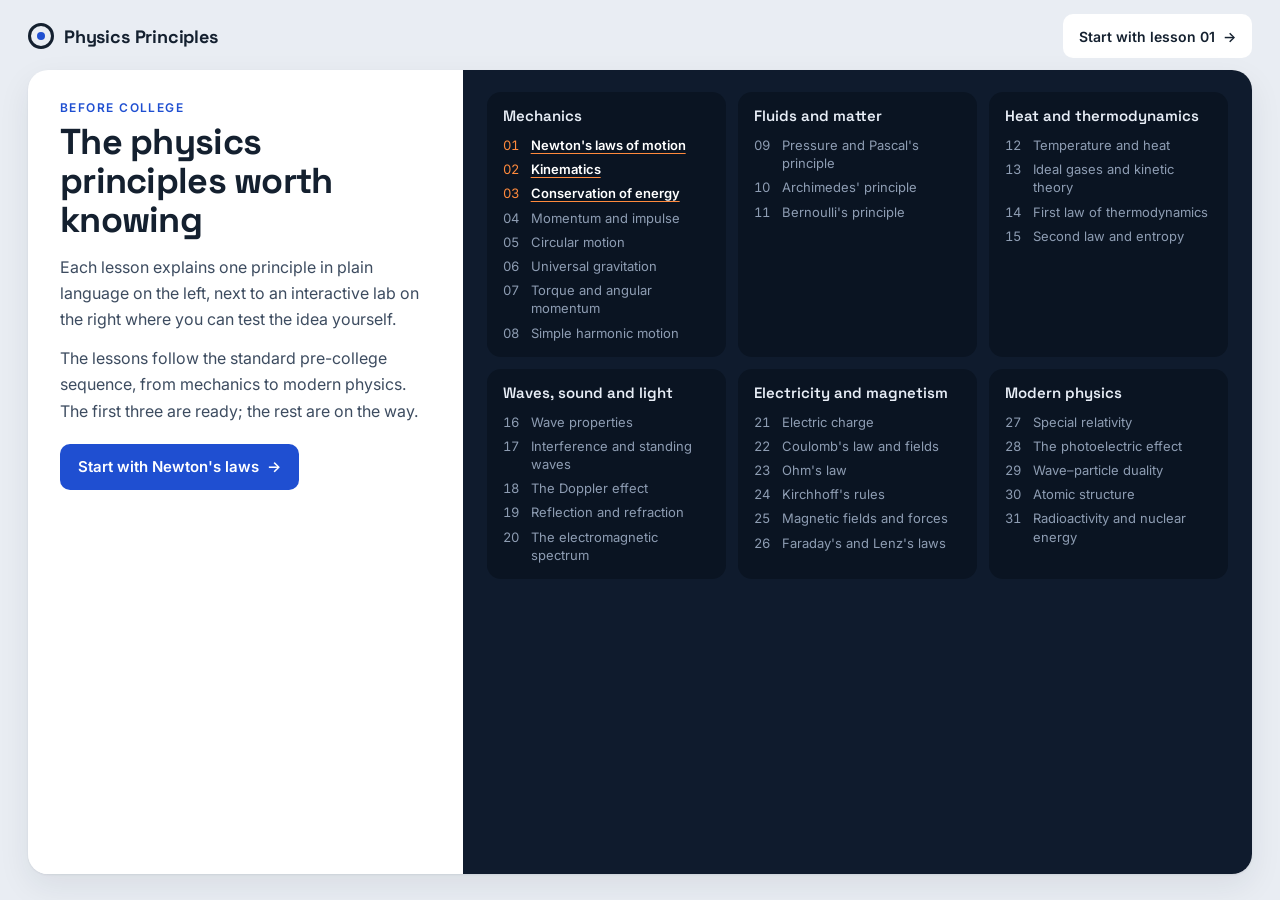
<file: site/index.html>
<!doctype html>
<html lang="en">
<head>
<meta charset="utf-8">
<meta name="viewport" content="width=device-width, initial-scale=1">
<title>Physics Principles — what to know before college</title>
<meta name="description" content="The core physics principles a student should know before college, each explained with text and an interactive lab.">
<link rel="icon" type="image/svg+xml" href="favicon.svg">
<link rel="preconnect" href="https://fonts.googleapis.com">
<link rel="preconnect" href="https://fonts.gstatic.com" crossorigin>
<link rel="stylesheet" href="https://fonts.googleapis.com/css2?family=Inter:wght@400;500;600&family=Space+Grotesk:wght@500;600;700&display=swap">
<link rel="stylesheet" href="css/site.css">
</head>
<body>
<div class="shell">

  <header class="top">
    <a class="brand" href="index.html"><span class="brand-mark" aria-hidden="true"></span>Physics Principles</a>
    <nav class="top-nav" aria-label="Lessons">
      <a class="pill" href="lessons/01-newtons-laws.html">Start with lesson 01 <span aria-hidden="true">&rarr;</span></a>
    </nav>
  </header>

  <main class="card">

    <section class="text intro">
      <div class="eyebrow">Before college</div>
      <h1>The physics principles worth knowing</h1>
      <p>Each lesson explains one principle in plain language on the left, next to an interactive lab on the right where you can test the idea yourself.</p>
      <p>The lessons follow the standard pre-college sequence, from mechanics to modern physics. The first three are ready; the rest are on the way.</p>
      <a class="start" href="lessons/01-newtons-laws.html">Start with Newton's laws <span aria-hidden="true">&rarr;</span></a>
    </section>

    <section class="catalog" aria-label="All lessons">

      <div class="area">
        <h2>Mechanics</h2>
        <ol>
          <li class="live"><span class="num">01</span><a href="lessons/01-newtons-laws.html">Newton's laws of motion</a></li>
          <li class="live"><span class="num">02</span><a href="lessons/02-kinematics.html">Kinematics</a></li>
          <li class="live"><span class="num">03</span><a href="lessons/03-energy.html">Conservation of energy</a></li>
          <li><span class="num">04</span>Momentum and impulse</li>
          <li><span class="num">05</span>Circular motion</li>
          <li><span class="num">06</span>Universal gravitation</li>
          <li><span class="num">07</span>Torque and angular momentum</li>
          <li><span class="num">08</span>Simple harmonic motion</li>
        </ol>
      </div>

      <div class="area">
        <h2>Fluids and matter</h2>
        <ol>
          <li><span class="num">09</span>Pressure and Pascal's principle</li>
          <li><span class="num">10</span>Archimedes' principle</li>
          <li><span class="num">11</span>Bernoulli's principle</li>
        </ol>
      </div>

      <div class="area">
        <h2>Heat and thermodynamics</h2>
        <ol>
          <li><span class="num">12</span>Temperature and heat</li>
          <li><span class="num">13</span>Ideal gases and kinetic theory</li>
          <li><span class="num">14</span>First law of thermodynamics</li>
          <li><span class="num">15</span>Second law and entropy</li>
        </ol>
      </div>

      <div class="area">
        <h2>Waves, sound and light</h2>
        <ol>
          <li><span class="num">16</span>Wave properties</li>
          <li><span class="num">17</span>Interference and standing waves</li>
          <li><span class="num">18</span>The Doppler effect</li>
          <li><span class="num">19</span>Reflection and refraction</li>
          <li><span class="num">20</span>The electromagnetic spectrum</li>
        </ol>
      </div>

      <div class="area">
        <h2>Electricity and magnetism</h2>
        <ol>
          <li><span class="num">21</span>Electric charge</li>
          <li><span class="num">22</span>Coulomb's law and fields</li>
          <li><span class="num">23</span>Ohm's law</li>
          <li><span class="num">24</span>Kirchhoff's rules</li>
          <li><span class="num">25</span>Magnetic fields and forces</li>
          <li><span class="num">26</span>Faraday's and Lenz's laws</li>
        </ol>
      </div>

      <div class="area">
        <h2>Modern physics</h2>
        <ol>
          <li><span class="num">27</span>Special relativity</li>
          <li><span class="num">28</span>The photoelectric effect</li>
          <li><span class="num">29</span>Wave&ndash;particle duality</li>
          <li><span class="num">30</span>Atomic structure</li>
          <li><span class="num">31</span>Radioactivity and nuclear energy</li>
        </ol>
      </div>

    </section>
  </main>
</div>
</body>
</html>
</file>
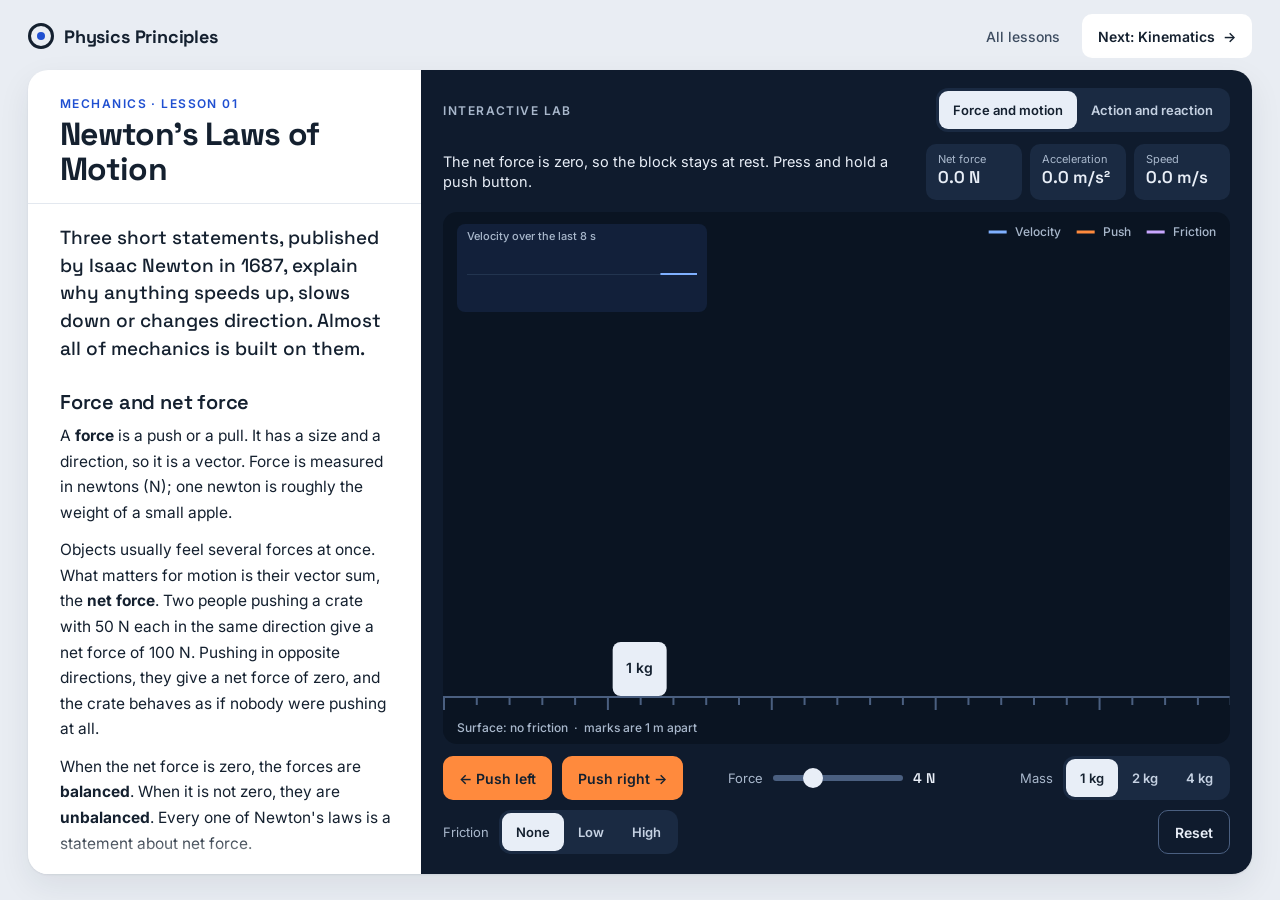
<file: site/lessons/01-newtons-laws.html>
<!doctype html>
<html lang="en">
<head>
<meta charset="utf-8">
<meta name="viewport" content="width=device-width, initial-scale=1">
<title>Newton's Laws of Motion — Physics Principles</title>
<meta name="description" content="Newton's three laws of motion explained, with an interactive lab for force, mass, friction and action-reaction pairs.">
<link rel="icon" type="image/svg+xml" href="../favicon.svg">
<link rel="preconnect" href="https://fonts.googleapis.com">
<link rel="preconnect" href="https://fonts.gstatic.com" crossorigin>
<link rel="stylesheet" href="https://fonts.googleapis.com/css2?family=Inter:wght@400;500;600&family=Space+Grotesk:wght@500;600;700&display=swap">
<link rel="stylesheet" href="../css/site.css">
</head>
<body>
<div class="shell">

  <header class="top">
    <a class="brand" href="../index.html"><span class="brand-mark" aria-hidden="true"></span>Physics Principles</a>
    <nav class="top-nav" aria-label="Lessons">
      <a href="../index.html">All lessons</a>
      <a class="pill" href="02-kinematics.html">Next: Kinematics <span aria-hidden="true">&rarr;</span></a>
    </nav>
  </header>

  <main class="card">

    <article class="text">
      <div class="text-head">
        <div class="eyebrow">Mechanics &middot; Lesson 01</div>
        <h1>Newton's Laws of Motion</h1>
      </div>
      <div class="text-scroll" tabindex="0">

        <p class="lead">Three short statements, published by Isaac Newton in 1687, explain why anything speeds up, slows down or changes direction. Almost all of mechanics is built on them.</p>

        <h2>Force and net force</h2>
        <p>A <b>force</b> is a push or a pull. It has a size and a direction, so it is a vector. Force is measured in newtons (N); one newton is roughly the weight of a small apple.</p>
        <p>Objects usually feel several forces at once. What matters for motion is their vector sum, the <b>net force</b>. Two people pushing a crate with 50&nbsp;N each in the same direction give a net force of 100&nbsp;N. Pushing in opposite directions, they give a net force of zero, and the crate behaves as if nobody were pushing at all.</p>
        <p>When the net force is zero, the forces are <b>balanced</b>. When it is not zero, they are <b>unbalanced</b>. Every one of Newton's laws is a statement about net force.</p>

        <h2>The first law: inertia</h2>
        <p class="law">An object at rest stays at rest, and an object in motion keeps moving at constant speed in a straight line, unless a net force acts on it.</p>
        <p>The first half feels obvious: a book on a table does not start sliding by itself. The second half is the surprising part. It says that motion does not need a cause. Only a <em>change</em> in motion needs a cause.</p>
        <p>This contradicts everyday experience. A ball rolled across the floor stops. A car with the engine off coasts to a halt. For two thousand years people concluded, with Aristotle, that the natural state of things is rest and that something must keep pushing an object to keep it moving.</p>
        <p>Galileo saw the flaw. The ball stops because the floor and the air push back on it. Make the floor smoother and the ball rolls farther. Imagine a perfectly smooth floor and no air, and there is nothing left to stop it: it would roll forever. Friction is a force like any other. Things on Earth stop because a force acts, exactly as the law says.</p>
        <p>The tendency of an object to keep doing what it is already doing is called <b>inertia</b>. Mass is the measure of inertia: the more mass an object has, the harder it is to start, stop or turn.</p>
        <p class="try"><b>Try it.</b> In the lab, choose <b>No friction</b> and give the block one short push. Watch the speed and the net force. With the net force at zero, the speed never changes. Then switch to <b>High friction</b> and push again.</p>

        <h3>Where you feel inertia</h3>
        <ul>
          <li>A bus brakes and you lurch forward. Nothing pushed you; your body simply kept moving while the bus slowed.</li>
          <li>A seat belt supplies the force that changes your motion in a crash. Without it, you continue at the car's original speed.</li>
          <li>A spacecraft far from any planet coasts for years with its engines off.</li>
        </ul>

        <h2>The second law: force, mass and acceleration</h2>
        <p>The first law says what happens when the net force is zero. The second law says what happens when it is not.</p>
        <p class="law">The acceleration of an object is proportional to the net force on it and inversely proportional to its mass. It points in the direction of the net force.</p>
        <div class="eq"><var>F</var><sub>net</sub> = <var>m</var><var>a</var>
          <small>net force (N) = mass (kg) &times; acceleration (m/s&sup2;)</small>
        </div>
        <p><b>Acceleration</b> is the rate at which velocity changes. An acceleration of 2&nbsp;m/s&sup2; means the velocity changes by 2&nbsp;m/s every second. Slowing down is also acceleration; it just points against the motion.</p>
        <p>The equation contains two separate ideas:</p>
        <ul>
          <li><b>More force, more acceleration.</b> Double the net force on the same object and its acceleration doubles.</li>
          <li><b>More mass, less acceleration.</b> Apply the same force to twice the mass and the acceleration is halved. That is why an empty shopping trolley is easy to get moving and a full one is not.</li>
        </ul>
        <p>The law also defines the newton: 1&nbsp;N is the net force that gives a 1&nbsp;kg mass an acceleration of 1&nbsp;m/s&sup2;.</p>

        <div class="example">
          <span class="tag">Worked example</span>
          <p>A 4&nbsp;kg block is pushed with 10&nbsp;N across a floor that exerts 2&nbsp;N of friction. What is its acceleration?</p>
          <p>The forces point in opposite directions, so the net force is 10&nbsp;&minus;&nbsp;2 = 8&nbsp;N. Then <var>a</var> = <var>F</var><sub>net</sub> / <var>m</var> = 8 / 4 = 2&nbsp;m/s&sup2;, in the direction of the push.</p>
          <p>After 3 seconds, starting from rest, the block moves at 2 &times; 3 = 6&nbsp;m/s.</p>
        </div>

        <p class="try"><b>Try it.</b> Set the force to 4&nbsp;N with no friction. Hold <b>Push right</b> with the 1&nbsp;kg block and note the acceleration. Reset, choose 2&nbsp;kg, then 4&nbsp;kg. The force is the same each time; the acceleration is halved, then halved again. The speed graph gets less steep, because its slope <em>is</em> the acceleration.</p>

        <h3>Mass is not weight</h3>
        <p><b>Mass</b> is the amount of inertia an object has, measured in kilograms. It is the same everywhere. <b>Weight</b> is the force of gravity on that mass, measured in newtons:</p>
        <div class="eq"><var>W</var> = <var>m</var><var>g</var>
          <small><var>g</var> &asymp; 9.8 m/s&sup2; near Earth's surface</small>
        </div>
        <p>A 70&nbsp;kg person weighs about 686&nbsp;N on Earth and about 113&nbsp;N on the Moon, yet their mass is 70&nbsp;kg in both places. They would be just as hard to push sideways on the Moon as on Earth.</p>

        <h3>Friction, in brief</h3>
        <p>Friction acts along a surface and opposes sliding. A block at rest stays at rest until the push exceeds the maximum friction the surface can supply; below that, friction simply matches the push and the net force stays zero. Once the block slides, friction has a roughly constant size that depends on the surfaces and on how hard they are pressed together.</p>
        <p class="try"><b>Try it.</b> Choose <b>High friction</b> and the 4&nbsp;kg block, then lower the force to 4&nbsp;N and push. Nothing moves: friction balances your push. Raise the force until the block breaks free.</p>

        <h2>The third law: action and reaction</h2>
        <p class="law">When object A exerts a force on object B, B exerts a force on A that is equal in size and opposite in direction.</p>
        <p>Forces always come in pairs. You cannot touch without being touched. Push on a wall with 100&nbsp;N and the wall pushes on you with 100&nbsp;N. The two forces of a pair:</p>
        <ul>
          <li>are equal in size and opposite in direction,</li>
          <li>are the same kind of force (both contact, both gravity, and so on),</li>
          <li>act on <b>two different objects</b>.</li>
        </ul>
        <p>The last point resolves the classic puzzle: if the forces are equal and opposite, why don't they cancel? Forces cancel only when they act on the same object. The force on A affects A's motion; the force on B affects B's motion.</p>
        <p>Equal forces do not mean equal effects. By the second law, the same force gives a small mass a large acceleration and a large mass a small one. When you jump, you push the Earth down exactly as hard as it pushes you up. You accelerate noticeably. The Earth, with a mass about 10<sup>23</sup> times larger, does not.</p>
        <p class="try"><b>Try it.</b> Open the <b>Action and reaction</b> scene. Give the two skaters different masses and press <b>Push off</b>. The force arrows are always the same length. The lighter skater leaves faster.</p>

        <h3>Third-law pairs around you</h3>
        <ul>
          <li><b>Walking:</b> your foot pushes the ground backward; the ground pushes you forward.</li>
          <li><b>Rockets:</b> the engine pushes exhaust gas backward; the gas pushes the rocket forward. No air is needed to push against.</li>
          <li><b>Swimming:</b> you push water back; the water pushes you ahead.</li>
          <li><b>A falling apple:</b> the Earth pulls the apple down; the apple pulls the Earth up with the same force.</li>
        </ul>

        <h2>Common mistakes</h2>
        <ul>
          <li><b>"A moving object must have a force on it."</b> No. A net force is needed only to change the velocity.</li>
          <li><b>"Heavier objects fall faster."</b> Without air resistance, all objects fall with the same acceleration. A heavier object feels more gravity but has proportionally more inertia.</li>
          <li><b>"The stronger object exerts the bigger force."</b> In any interaction the two forces are equal, whether it is a lorry hitting a fly or the Earth pulling the Moon.</li>
          <li><b>"Zero net force means no motion."</b> It means no <em>change</em> in motion. Constant velocity is as much a zero-net-force state as rest.</li>
        </ul>

        <h2>Check yourself</h2>
        <details>
          <summary>A hockey puck slides across ice at constant velocity. What is the net force on it?</summary>
          <p>Zero. Constant velocity means no acceleration, and by the second law no acceleration means no net force. (Real ice has a little friction, so a real puck slowly loses speed.)</p>
        </details>
        <details>
          <summary>A 1200 kg car accelerates at 2.5 m/s&sup2;. What net force acts on it?</summary>
          <p><var>F</var><sub>net</sub> = <var>m</var><var>a</var> = 1200 &times; 2.5 = 3000&nbsp;N, in the direction of the acceleration.</p>
        </details>
        <details>
          <summary>A horse pulls a cart forward. The cart pulls back on the horse equally hard. How can they ever start moving?</summary>
          <p>Those two forces act on different objects, so they do not cancel. Look only at the cart: the horse's pull acts forward on it, and if that pull is larger than the friction on the cart, the cart accelerates. Look only at the horse: the ground pushes it forward (the reaction to its hooves pushing back) harder than the cart pulls it back.</p>
        </details>
        <details>
          <summary>You stand on a bathroom scale in a lift that is accelerating upward. Does the scale read more or less than usual?</summary>
          <p>More. To accelerate you upward, the net force on you must point up, so the scale must push up with more than your weight. The scale shows the force it exerts, so the reading rises.</p>
        </details>

        <h2>Key points</h2>
        <ul>
          <li>Net force is the vector sum of all forces on one object.</li>
          <li>First law: zero net force means constant velocity (which includes rest).</li>
          <li>Second law: <var>F</var><sub>net</sub> = <var>m</var><var>a</var>.</li>
          <li>Third law: forces come in equal, opposite pairs acting on different objects.</li>
          <li>Mass measures inertia (kg); weight is the force of gravity (N).</li>
        </ul>

        <a class="next-lesson" href="02-kinematics.html">
          <span><small>Next lesson</small>Kinematics: describing motion</span>
          <span aria-hidden="true">&rarr;</span>
        </a>
      </div>
    </article>

    <section class="lab" aria-label="Interactive lab">
      <div class="lab-top">
        <span class="lab-label">Interactive lab</span>
        <div class="seg" id="scene-tabs" role="group" aria-label="Scene">
          <button type="button" data-value="block" aria-pressed="true">Force and motion</button>
          <button type="button" data-value="skaters" aria-pressed="false">Action and reaction</button>
        </div>
      </div>

      <div class="lab-info" data-scene="block">
        <div class="lab-msg" id="b-msg" aria-live="polite"></div>
        <div class="readouts">
          <div class="readout"><span>Net force</span><b id="b-net">0.0 N</b></div>
          <div class="readout"><span>Acceleration</span><b id="b-acc">0.0 m/s&sup2;</b></div>
          <div class="readout"><span>Speed</span><b id="b-speed">0.0 m/s</b></div>
        </div>
      </div>
      <div class="lab-info" data-scene="skaters" hidden>
        <div class="lab-msg" id="s-msg" aria-live="polite"></div>
        <div class="readouts">
          <div class="readout"><span>Force on A</span><b id="s-fa">0 N</b></div>
          <div class="readout"><span>Force on B</span><b id="s-fb">0 N</b></div>
          <div class="readout"><span>Speed of A</span><b id="s-va">0.0 m/s</b></div>
          <div class="readout"><span>Speed of B</span><b id="s-vb">0.0 m/s</b></div>
        </div>
      </div>

      <div class="stage">
        <canvas id="stage" role="img" aria-label="Animation of the selected scene"></canvas>
      </div>

      <div class="controls" data-scene="block">
        <div class="ctrl-group">
          <button type="button" class="btn" id="b-left"><span aria-hidden="true">&larr;</span> Push left</button>
          <button type="button" class="btn" id="b-right">Push right <span aria-hidden="true">&rarr;</span></button>
        </div>
        <div class="ctrl-group">
          <label class="ctrl-label" for="b-force">Force</label>
          <input type="range" id="b-force" min="1" max="12" step="1" value="4">
          <span class="ctrl-value" id="b-force-val">4 N</span>
        </div>
        <div class="ctrl-group">
          <span class="ctrl-label" id="b-mass-label">Mass</span>
          <div class="seg" id="b-mass" role="group" aria-labelledby="b-mass-label">
            <button type="button" data-value="1" aria-pressed="true">1 kg</button>
            <button type="button" data-value="2" aria-pressed="false">2 kg</button>
            <button type="button" data-value="4" aria-pressed="false">4 kg</button>
          </div>
        </div>
        <div class="ctrl-group">
          <span class="ctrl-label" id="b-fric-label">Friction</span>
          <div class="seg" id="b-fric" role="group" aria-labelledby="b-fric-label">
            <button type="button" data-value="0" aria-pressed="true">None</button>
            <button type="button" data-value="0.05" aria-pressed="false">Low</button>
            <button type="button" data-value="0.2" aria-pressed="false">High</button>
          </div>
        </div>
        <button type="button" class="btn ghost" id="b-reset">Reset</button>
      </div>

      <div class="controls" data-scene="skaters" hidden>
        <button type="button" class="btn" id="s-push">Push off</button>
        <div class="ctrl-group">
          <span class="ctrl-label" id="s-ma-label">Mass of A</span>
          <div class="seg" id="s-ma" role="group" aria-labelledby="s-ma-label">
            <button type="button" data-value="40" aria-pressed="false">40 kg</button>
            <button type="button" data-value="60" aria-pressed="true">60 kg</button>
            <button type="button" data-value="80" aria-pressed="false">80 kg</button>
          </div>
        </div>
        <div class="ctrl-group">
          <span class="ctrl-label" id="s-mb-label">Mass of B</span>
          <div class="seg" id="s-mb" role="group" aria-labelledby="s-mb-label">
            <button type="button" data-value="40" aria-pressed="true">40 kg</button>
            <button type="button" data-value="60" aria-pressed="false">60 kg</button>
            <button type="button" data-value="80" aria-pressed="false">80 kg</button>
          </div>
        </div>
        <button type="button" class="btn ghost" id="s-reset">Reset</button>
      </div>
    </section>

  </main>
</div>
<script src="../js/lab.js"></script>
<script src="../js/newton.js"></script>
</body>
</html>
</file>
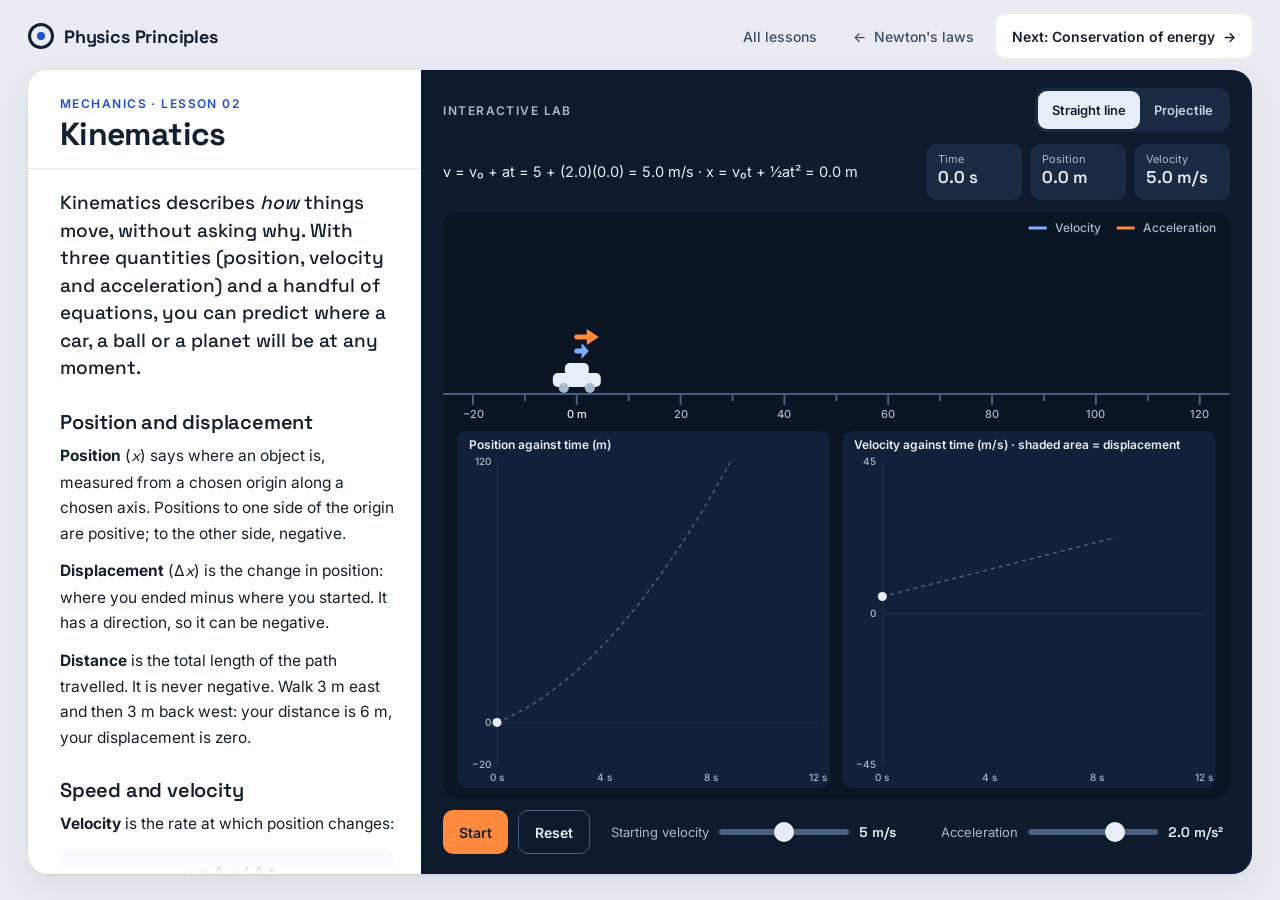
<file: site/lessons/02-kinematics.html>
<!doctype html>
<html lang="en">
<head>
<meta charset="utf-8">
<meta name="viewport" content="width=device-width, initial-scale=1">
<title>Kinematics — Physics Principles</title>
<meta name="description" content="Position, velocity, acceleration, motion graphs, the constant-acceleration equations and projectile motion, with an interactive lab.">
<link rel="icon" type="image/svg+xml" href="../favicon.svg">
<link rel="preconnect" href="https://fonts.googleapis.com">
<link rel="preconnect" href="https://fonts.gstatic.com" crossorigin>
<link rel="stylesheet" href="https://fonts.googleapis.com/css2?family=Inter:wght@400;500;600&family=Space+Grotesk:wght@500;600;700&display=swap">
<link rel="stylesheet" href="../css/site.css">
</head>
<body>
<div class="shell">

  <header class="top">
    <a class="brand" href="../index.html"><span class="brand-mark" aria-hidden="true"></span>Physics Principles</a>
    <nav class="top-nav" aria-label="Lessons">
      <a href="../index.html">All lessons</a>
      <a href="01-newtons-laws.html"><span aria-hidden="true">&larr;</span> Newton's laws</a>
      <a class="pill" href="03-energy.html">Next: Conservation of energy <span aria-hidden="true">&rarr;</span></a>
    </nav>
  </header>

  <main class="card">

    <article class="text">
      <div class="text-head">
        <div class="eyebrow">Mechanics &middot; Lesson 02</div>
        <h1>Kinematics</h1>
      </div>
      <div class="text-scroll" tabindex="0">

        <p class="lead">Kinematics describes <em>how</em> things move, without asking why. With three quantities (position, velocity and acceleration) and a handful of equations, you can predict where a car, a ball or a planet will be at any moment.</p>

        <h2>Position and displacement</h2>
        <p><b>Position</b> (<var>x</var>) says where an object is, measured from a chosen origin along a chosen axis. Positions to one side of the origin are positive; to the other side, negative.</p>
        <p><b>Displacement</b> (&Delta;<var>x</var>) is the change in position: where you ended minus where you started. It has a direction, so it can be negative.</p>
        <p><b>Distance</b> is the total length of the path travelled. It is never negative. Walk 3&nbsp;m east and then 3&nbsp;m back west: your distance is 6&nbsp;m, your displacement is zero.</p>

        <h2>Speed and velocity</h2>
        <p><b>Velocity</b> is the rate at which position changes:</p>
        <div class="eq"><var>v</var> = &Delta;<var>x</var> / &Delta;<var>t</var>
          <small>metres per second (m/s)</small>
        </div>
        <p>Velocity is a vector: its sign (or, in two dimensions, its direction) tells you which way the object is going. <b>Speed</b> is the size of the velocity and ignores direction. A car going around a roundabout at a steady 30&nbsp;km/h has constant speed but a constantly changing velocity.</p>
        <p>An <b>average</b> velocity covers a whole time interval. An <b>instantaneous</b> velocity is the velocity at one moment, which is what a speedometer shows.</p>

        <h2>Acceleration</h2>
        <p><b>Acceleration</b> is the rate at which velocity changes:</p>
        <div class="eq"><var>a</var> = &Delta;<var>v</var> / &Delta;<var>t</var>
          <small>metres per second, per second (m/s&sup2;)</small>
        </div>
        <p>An acceleration of 3&nbsp;m/s&sup2; means the velocity grows by 3&nbsp;m/s each second: 0, 3, 6, 9&nbsp;m/s&hellip;</p>
        <p>The sign of the acceleration alone does not say whether an object speeds up or slows down. Compare it with the velocity:</p>
        <ul>
          <li>Velocity and acceleration in the <b>same</b> direction: the object speeds up.</li>
          <li>Velocity and acceleration in <b>opposite</b> directions: the object slows down.</li>
        </ul>
        <p>A car moving in the negative direction with negative acceleration is getting faster, not slower.</p>
        <p class="try"><b>Try it.</b> In the <b>Straight line</b> scene, set the starting velocity to 15&nbsp;m/s and the acceleration to &minus;3&nbsp;m/s&sup2;, then press <b>Start</b>. The car slows, stops for an instant, and comes back. The acceleration never changed.</p>

        <h2>Reading motion graphs</h2>
        <p>Two graphs tell the whole story of a motion along a line.</p>
        <h3>Position against time</h3>
        <ul>
          <li>The <b>slope</b> is the velocity. A steep line means fast; a flat line means at rest.</li>
          <li>A straight line means constant velocity. A curve means the velocity is changing.</li>
        </ul>
        <h3>Velocity against time</h3>
        <ul>
          <li>The <b>slope</b> is the acceleration.</li>
          <li>The <b>area</b> between the line and the time axis is the displacement. Area below the axis counts as negative.</li>
        </ul>
        <p class="try"><b>Try it.</b> Run the car with zero acceleration, then with a positive one. With zero acceleration the position graph is a straight line. With constant acceleration it becomes a parabola, while the velocity graph is a straight sloping line. The shaded area under the velocity graph always equals the car's displacement.</p>

        <h2>The constant-acceleration equations</h2>
        <p>When the acceleration is constant, four equations connect displacement, time, starting velocity <var>v</var><sub>0</sub>, final velocity <var>v</var> and acceleration <var>a</var>.</p>
        <div class="eq"><var>v</var> = <var>v</var><sub>0</sub> + <var>a</var><var>t</var></div>
        <div class="eq">&Delta;<var>x</var> = <var>v</var><sub>0</sub><var>t</var> + &frac12;<var>a</var><var>t</var>&sup2;</div>
        <div class="eq"><var>v</var>&sup2; = <var>v</var><sub>0</sub>&sup2; + 2<var>a</var>&Delta;<var>x</var></div>
        <div class="eq">&Delta;<var>x</var> = &frac12;(<var>v</var><sub>0</sub> + <var>v</var>)<var>t</var></div>
        <p>Each equation leaves out one quantity. To solve a problem, list what you know and what you want, then pick the equation that contains exactly those.</p>
        <table class="units">
          <thead><tr><th>Equation</th><th>Does not contain</th></tr></thead>
          <tbody>
            <tr><td><var>v</var> = <var>v</var><sub>0</sub> + <var>a</var><var>t</var></td><td>displacement</td></tr>
            <tr><td>&Delta;<var>x</var> = <var>v</var><sub>0</sub><var>t</var> + &frac12;<var>a</var><var>t</var>&sup2;</td><td>final velocity</td></tr>
            <tr><td><var>v</var>&sup2; = <var>v</var><sub>0</sub>&sup2; + 2<var>a</var>&Delta;<var>x</var></td><td>time</td></tr>
            <tr><td>&Delta;<var>x</var> = &frac12;(<var>v</var><sub>0</sub> + <var>v</var>)<var>t</var></td><td>acceleration</td></tr>
          </tbody>
        </table>

        <div class="example">
          <span class="tag">Worked example</span>
          <p>A car travelling at 20&nbsp;m/s brakes with a constant deceleration of 5&nbsp;m/s&sup2;. How far does it travel before stopping?</p>
          <p>Known: <var>v</var><sub>0</sub> = 20&nbsp;m/s, <var>v</var> = 0, <var>a</var> = &minus;5&nbsp;m/s&sup2;. Time is neither given nor wanted, so use the third equation:</p>
          <p>0 = 20&sup2; + 2(&minus;5)&Delta;<var>x</var>, which gives &Delta;<var>x</var> = 400 / 10 = 40&nbsp;m.</p>
          <p>Notice the square. At double the speed (40&nbsp;m/s) the braking distance is four times as long: 160&nbsp;m.</p>
        </div>

        <h2>Free fall</h2>
        <p>Near the Earth's surface, and ignoring air resistance, every falling object has the same downward acceleration:</p>
        <div class="eq"><var>g</var> &asymp; 9.8 m/s&sup2;</div>
        <p>This is true whatever the object's mass, and whether it is moving up, moving down or momentarily at rest at the top of its flight. A ball thrown straight up slows by 9.8&nbsp;m/s each second, stops for an instant, then gains 9.8&nbsp;m/s each second on the way down. Its velocity is zero at the top; its acceleration is not.</p>
        <p>Free fall is simply constant-acceleration motion along a vertical line, so all four equations apply with <var>a</var> = &minus;<var>g</var> (taking up as positive).</p>
        <div class="example">
          <span class="tag">Worked example</span>
          <p>A stone is dropped from a bridge and hits the water 2.0&nbsp;s later. How high is the bridge?</p>
          <p>&Delta;<var>y</var> = <var>v</var><sub>0</sub><var>t</var> + &frac12;<var>a</var><var>t</var>&sup2; = 0 + &frac12;(&minus;9.8)(2.0)&sup2; = &minus;19.6&nbsp;m. The bridge is about 20&nbsp;m above the water.</p>
        </div>

        <h2>Projectile motion</h2>
        <p>A <b>projectile</b> is any object that moves under gravity alone after being launched: a kicked ball, a jet of water, a long jumper. Its path looks complicated, but one idea makes it simple:</p>
        <p class="law">The horizontal and vertical parts of the motion are independent. Each can be analysed separately; they share only the time.</p>
        <ul>
          <li><b>Horizontally</b> there is no force (ignoring air), so the horizontal velocity never changes.</li>
          <li><b>Vertically</b> the motion is free fall with acceleration <var>g</var> downward.</li>
        </ul>
        <p>For a launch at speed <var>v</var><sub>0</sub> and angle &theta; above the horizontal, the starting velocity splits into components:</p>
        <div class="eq"><var>v</var><sub>x</sub> = <var>v</var><sub>0</sub> cos &theta; &nbsp;&nbsp; <var>v</var><sub>y</sub> = <var>v</var><sub>0</sub> sin &theta;</div>
        <p>Then, at any time <var>t</var>:</p>
        <div class="eq"><var>x</var> = <var>v</var><sub>x</sub><var>t</var> &nbsp;&nbsp; <var>y</var> = <var>v</var><sub>y</sub><var>t</var> &minus; &frac12;<var>g</var><var>t</var>&sup2;</div>
        <p>Combining a steady sideways drift with an accelerating fall produces a <b>parabola</b>.</p>
        <p>A striking consequence: a bullet fired horizontally and a bullet dropped from the same height at the same instant hit level ground at the same time. The sideways motion has no effect on the fall.</p>

        <h3>Range, height and flight time</h3>
        <p>For a launch from level ground:</p>
        <div class="eq"><var>R</var> = <var>v</var><sub>0</sub>&sup2; sin 2&theta; / <var>g</var>
          <small>range: horizontal distance to landing</small>
        </div>
        <div class="eq"><var>H</var> = (<var>v</var><sub>0</sub> sin &theta;)&sup2; / 2<var>g</var>
          <small>maximum height</small>
        </div>
        <div class="eq"><var>T</var> = 2<var>v</var><sub>0</sub> sin &theta; / <var>g</var>
          <small>time of flight</small>
        </div>
        <p>Because sin&nbsp;2&theta; is largest when 2&theta; = 90&deg;, the range is greatest at a launch angle of 45&deg;. Two angles that add up to 90&deg;, such as 30&deg; and 60&deg;, give the same range: one path is low and fast, the other high and slow.</p>
        <p class="try"><b>Try it.</b> In the <b>Projectile</b> scene, launch at 30&deg;, then at 60&deg;, without clearing. Both shots land at the same mark. Watch the two velocity arrows on the ball: the horizontal one never changes; the vertical one shrinks, reverses and grows. Then switch gravity to the Moon.</p>

        <h2>Common mistakes</h2>
        <ul>
          <li><b>"Zero velocity means zero acceleration."</b> At the top of a throw the velocity is zero but the acceleration is still 9.8&nbsp;m/s&sup2; downward.</li>
          <li><b>"Negative acceleration means slowing down."</b> Only if the velocity is positive. Compare the two signs.</li>
          <li><b>Mixing up distance and displacement</b>, or speed and velocity. Check whether direction matters in the question.</li>
          <li><b>Using these equations when acceleration is not constant.</b> They are valid only for constant acceleration.</li>
          <li><b>Mixing horizontal and vertical quantities</b> in one equation for a projectile. Keep two separate lists.</li>
        </ul>

        <h2>Check yourself</h2>
        <details>
          <summary>A runner completes one lap of a 400 m track in 80 s. What are the average speed and the average velocity?</summary>
          <p>Average speed = distance / time = 400 / 80 = 5&nbsp;m/s. The runner ends where they started, so the displacement is zero and the average velocity is zero.</p>
        </details>
        <details>
          <summary>A train starts from rest and accelerates at 0.5 m/s&sup2; for 40 s. How fast is it going, and how far has it travelled?</summary>
          <p><var>v</var> = <var>v</var><sub>0</sub> + <var>a</var><var>t</var> = 0 + 0.5 &times; 40 = 20&nbsp;m/s. &Delta;<var>x</var> = &frac12;<var>a</var><var>t</var>&sup2; = &frac12; &times; 0.5 &times; 1600 = 400&nbsp;m.</p>
        </details>
        <details>
          <summary>A ball is thrown straight up at 14.7 m/s. How long until it returns to your hand?</summary>
          <p>It loses 9.8&nbsp;m/s every second, so it reaches the top after 14.7 / 9.8 = 1.5&nbsp;s. The way down takes the same time, so the total is 3.0&nbsp;s.</p>
        </details>
        <details>
          <summary>A ball rolls off a 1.25 m high table at 3 m/s. How far from the table does it land? (Use g = 10 m/s&sup2;.)</summary>
          <p>Vertical: 1.25 = &frac12; &times; 10 &times; <var>t</var>&sup2;, so <var>t</var> = 0.5&nbsp;s. Horizontal: <var>x</var> = 3 &times; 0.5 = 1.5&nbsp;m. The fall time does not depend on the horizontal speed.</p>
        </details>

        <h2>Key points</h2>
        <ul>
          <li>Velocity is the rate of change of position; acceleration is the rate of change of velocity.</li>
          <li>On a position&ndash;time graph, slope is velocity. On a velocity&ndash;time graph, slope is acceleration and area is displacement.</li>
          <li>Four equations cover all motion with constant acceleration.</li>
          <li>Free fall is constant acceleration at <var>g</var> &asymp; 9.8&nbsp;m/s&sup2; downward, for all masses.</li>
          <li>A projectile combines constant horizontal velocity with vertical free fall.</li>
        </ul>

        <a class="next-lesson" href="03-energy.html">
          <span><small>Next lesson</small>Conservation of energy</span>
          <span aria-hidden="true">&rarr;</span>
        </a>
      </div>
    </article>

    <section class="lab" aria-label="Interactive lab">
      <div class="lab-top">
        <span class="lab-label">Interactive lab</span>
        <div class="seg" id="scene-tabs" role="group" aria-label="Scene">
          <button type="button" data-value="line" aria-pressed="true">Straight line</button>
          <button type="button" data-value="proj" aria-pressed="false">Projectile</button>
        </div>
      </div>

      <div class="lab-info" data-scene="line">
        <div class="lab-msg" id="l-msg" aria-live="off"></div>
        <div class="readouts">
          <div class="readout"><span>Time</span><b id="l-t">0.0 s</b></div>
          <div class="readout"><span>Position</span><b id="l-x">0.0 m</b></div>
          <div class="readout"><span>Velocity</span><b id="l-v">0.0 m/s</b></div>
        </div>
      </div>
      <div class="lab-info" data-scene="proj" hidden>
        <div class="lab-msg" id="p-msg" aria-live="off"></div>
        <div class="readouts">
          <div class="readout"><span>Time</span><b id="p-t">0.0 s</b></div>
          <div class="readout"><span>Distance</span><b id="p-x">0.0 m</b></div>
          <div class="readout"><span>Height</span><b id="p-y">0.0 m</b></div>
        </div>
      </div>

      <div class="stage">
        <canvas id="stage" role="img" aria-label="Animation of the selected scene"></canvas>
      </div>

      <div class="controls" data-scene="line">
        <div class="ctrl-group">
          <button type="button" class="btn" id="l-start">Start</button>
          <button type="button" class="btn ghost" id="l-reset">Reset</button>
        </div>
        <div class="ctrl-group">
          <label class="ctrl-label" for="l-v0">Starting velocity</label>
          <input type="range" id="l-v0" min="-10" max="20" step="1" value="5">
          <span class="ctrl-value" id="l-v0-val">5 m/s</span>
        </div>
        <div class="ctrl-group">
          <label class="ctrl-label" for="l-a">Acceleration</label>
          <input type="range" id="l-a" min="-5" max="5" step="0.5" value="2">
          <span class="ctrl-value" id="l-a-val">2.0 m/s&sup2;</span>
        </div>
      </div>

      <div class="controls" data-scene="proj" hidden>
        <div class="ctrl-group">
          <button type="button" class="btn" id="p-launch">Launch</button>
          <button type="button" class="btn ghost" id="p-clear">Clear</button>
        </div>
        <div class="ctrl-group">
          <label class="ctrl-label" for="p-angle">Angle</label>
          <input type="range" id="p-angle" min="5" max="85" step="1" value="45">
          <span class="ctrl-value" id="p-angle-val">45&deg;</span>
        </div>
        <div class="ctrl-group">
          <label class="ctrl-label" for="p-speed">Speed</label>
          <input type="range" id="p-speed" min="5" max="30" step="1" value="20">
          <span class="ctrl-value" id="p-speed-val">20 m/s</span>
        </div>
        <div class="ctrl-group">
          <span class="ctrl-label" id="p-g-label">Gravity</span>
          <div class="seg" id="p-g" role="group" aria-labelledby="p-g-label">
            <button type="button" data-value="9.8" aria-pressed="true">Earth</button>
            <button type="button" data-value="3.7" aria-pressed="false">Mars</button>
            <button type="button" data-value="1.6" aria-pressed="false">Moon</button>
          </div>
        </div>
      </div>
    </section>

  </main>
</div>
<script src="../js/lab.js"></script>
<script src="../js/kinematics.js"></script>
</body>
</html>
</file>
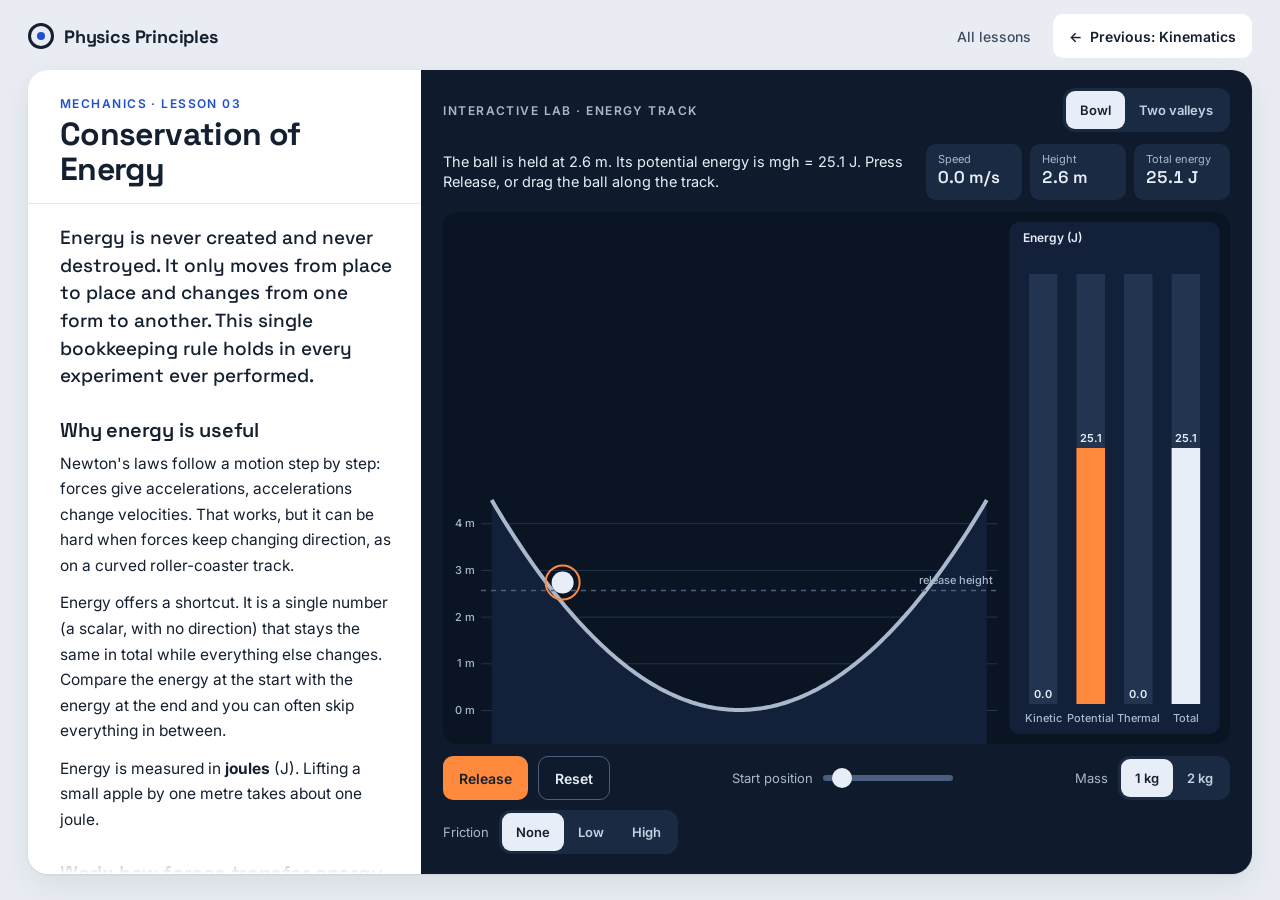
<file: site/lessons/03-energy.html>
<!doctype html>
<html lang="en">
<head>
<meta charset="utf-8">
<meta name="viewport" content="width=device-width, initial-scale=1">
<title>Conservation of Energy — Physics Principles</title>
<meta name="description" content="Work, kinetic and potential energy, conservation of energy and power, with an interactive energy-track lab.">
<link rel="icon" type="image/svg+xml" href="../favicon.svg">
<link rel="preconnect" href="https://fonts.googleapis.com">
<link rel="preconnect" href="https://fonts.gstatic.com" crossorigin>
<link rel="stylesheet" href="https://fonts.googleapis.com/css2?family=Inter:wght@400;500;600&family=Space+Grotesk:wght@500;600;700&display=swap">
<link rel="stylesheet" href="../css/site.css">
</head>
<body>
<div class="shell">

  <header class="top">
    <a class="brand" href="../index.html"><span class="brand-mark" aria-hidden="true"></span>Physics Principles</a>
    <nav class="top-nav" aria-label="Lessons">
      <a href="../index.html">All lessons</a>
      <a class="pill" href="02-kinematics.html"><span aria-hidden="true">&larr;</span> Previous: Kinematics</a>
    </nav>
  </header>

  <main class="card">

    <article class="text">
      <div class="text-head">
        <div class="eyebrow">Mechanics &middot; Lesson 03</div>
        <h1>Conservation of Energy</h1>
      </div>
      <div class="text-scroll" tabindex="0">

        <p class="lead">Energy is never created and never destroyed. It only moves from place to place and changes from one form to another. This single bookkeeping rule holds in every experiment ever performed.</p>

        <h2>Why energy is useful</h2>
        <p>Newton's laws follow a motion step by step: forces give accelerations, accelerations change velocities. That works, but it can be hard when forces keep changing direction, as on a curved roller-coaster track.</p>
        <p>Energy offers a shortcut. It is a single number (a scalar, with no direction) that stays the same in total while everything else changes. Compare the energy at the start with the energy at the end and you can often skip everything in between.</p>
        <p>Energy is measured in <b>joules</b> (J). Lifting a small apple by one metre takes about one joule.</p>

        <h2>Work: how forces transfer energy</h2>
        <p>A force transfers energy to an object when the object moves in the direction of the force. The amount transferred is called <b>work</b>:</p>
        <div class="eq"><var>W</var> = <var>F</var><var>d</var> cos &theta;
          <small>force &times; distance moved &times; cosine of the angle between them</small>
        </div>
        <ul>
          <li>Force along the motion (&theta; = 0&deg;): positive work. The object gains energy.</li>
          <li>Force against the motion (&theta; = 180&deg;): negative work. The object loses energy. Friction usually does this.</li>
          <li>Force at right angles to the motion (&theta; = 90&deg;): no work at all.</li>
        </ul>
        <p>Work in physics is narrower than in everyday speech. Holding a heavy bag still is tiring, but the bag does not move, so you do no work on it. Carrying it at constant height along a level floor also does no work on the bag: your upward force is perpendicular to the motion.</p>
        <p>One joule is the work done by a force of one newton over one metre: 1&nbsp;J = 1&nbsp;N&middot;m.</p>

        <h2>Kinetic energy</h2>
        <p><b>Kinetic energy</b> is the energy an object has because it is moving:</p>
        <div class="eq"><var>E</var><sub>k</sub> = &frac12;<var>m</var><var>v</var>&sup2;</div>
        <p>It depends on the <em>square</em> of the speed. A car at 100&nbsp;km/h has four times the kinetic energy it has at 50&nbsp;km/h, which is why its braking distance is four times longer and crashes at speed are so much worse.</p>
        <p>The link between work and kinetic energy is the <b>work&ndash;energy theorem</b>:</p>
        <p class="law">The net work done on an object equals the change in its kinetic energy.</p>
        <div class="example">
          <span class="tag">Worked example</span>
          <p>A 1000&nbsp;kg car moves at 20&nbsp;m/s. The brakes supply a friction force of 8000&nbsp;N. How far does it travel before stopping?</p>
          <p>Kinetic energy: &frac12; &times; 1000 &times; 20&sup2; = 200&nbsp;000&nbsp;J. Friction must remove all of it: 8000 &times; <var>d</var> = 200&nbsp;000, so <var>d</var> = 25&nbsp;m.</p>
          <p>No acceleration or time was needed.</p>
        </div>

        <h2>Potential energy</h2>
        <p><b>Potential energy</b> is energy stored in the position or arrangement of things. It can be released later as motion.</p>
        <h3>Gravitational potential energy</h3>
        <p>Lifting an object stores energy in the object&ndash;Earth system:</p>
        <div class="eq"><var>E</var><sub>p</sub> = <var>m</var><var>g</var><var>h</var>
          <small>mass &times; 9.8 m/s&sup2; &times; height</small>
        </div>
        <p>Only <em>changes</em> in height matter, so you are free to choose where <var>h</var> = 0. The floor, a table top or the lowest point of a track are all fine, as long as you stay consistent.</p>
        <p>The path does not matter either. Carrying a box up a staircase or lifting it straight up to the same floor stores the same energy.</p>
        <h3>Elastic potential energy</h3>
        <p>A stretched or compressed spring stores energy too:</p>
        <div class="eq"><var>E</var><sub>s</sub> = &frac12;<var>k</var><var>x</var>&sup2;
          <small><var>k</var> = spring constant (N/m), <var>x</var> = stretch or compression (m)</small>
        </div>
        <p>A drawn bow, a trampoline and a wind-up toy all work this way.</p>

        <h2>Conservation of mechanical energy</h2>
        <p>The sum of kinetic and potential energy is called <b>mechanical energy</b>. When only gravity and springs do work (no friction, no air resistance), it stays constant:</p>
        <div class="eq"><var>E</var><sub>k</sub> + <var>E</var><sub>p</sub> = constant</div>
        <div class="eq">&frac12;<var>m</var><var>v</var><sub>1</sub>&sup2; + <var>m</var><var>g</var><var>h</var><sub>1</sub> = &frac12;<var>m</var><var>v</var><sub>2</sub>&sup2; + <var>m</var><var>g</var><var>h</var><sub>2</sub></div>
        <p>As an object falls, potential energy turns into kinetic energy. As it rises, the reverse happens. A pendulum, a skateboarder in a half-pipe and a planet in an elliptical orbit all trade the two back and forth.</p>
        <p class="try"><b>Try it.</b> With friction set to <b>None</b>, press <b>Release</b>. The kinetic and potential bars rise and fall, but the total bar never moves. The ball returns to exactly its starting height on the far side, every time.</p>

        <div class="example">
          <span class="tag">Worked example</span>
          <p>A roller-coaster car starts from rest at the top of a 20&nbsp;m hill. Ignoring friction, how fast is it moving at the bottom?</p>
          <p>All the potential energy becomes kinetic: <var>m</var><var>g</var><var>h</var> = &frac12;<var>m</var><var>v</var>&sup2;. The mass cancels, leaving <var>v</var> = &radic;(2<var>g</var><var>h</var>) = &radic;(2 &times; 9.8 &times; 20) &asymp; 19.8&nbsp;m/s.</p>
          <p>The shape of the track never entered the calculation, and neither did the mass. A heavy car and a light car arrive at the same speed.</p>
        </div>
        <p class="try"><b>Try it.</b> Switch the mass between 1&nbsp;kg and 2&nbsp;kg. Every bar doubles, but the motion is identical, because the mass cancels. Then choose <b>Two valleys</b> and release the ball from different heights. It crosses the middle hill only if it starts higher than the hilltop.</p>

        <h2>Where the "lost" energy goes</h2>
        <p>Real pendulums stop swinging and real balls stop bouncing. Mechanical energy is not conserved when friction or air resistance acts. But the energy has not vanished: it has become <b>thermal energy</b>, the random motion of atoms. The surfaces and the air get slightly warmer. Rub your hands together and you feel it.</p>
        <p>Counting every form, the books always balance:</p>
        <p class="law">The total energy of an isolated system is constant. Energy can be transferred or transformed, but never created or destroyed.</p>
        <p>This is the law of conservation of energy. With friction, the accounting becomes:</p>
        <div class="eq"><var>E</var><sub>k</sub> + <var>E</var><sub>p</sub> + <var>E</var><sub>thermal</sub> = constant</div>
        <p>The change is one-way in practice. Mechanical energy readily becomes thermal energy, but the warmth in a brake disc will not gather itself up and set the car moving again. (Why not is the subject of the second law of thermodynamics.)</p>
        <p class="try"><b>Try it.</b> Set friction to <b>Low</b> and release the ball. Each swing reaches a little lower. The thermal bar grows by exactly what the other two lose, and the total bar still does not move.</p>

        <h3>Other forms of energy</h3>
        <p>The same rule covers every form: chemical energy in food, fuel and batteries; electrical energy; light and other radiation; nuclear energy. A power station, a muscle and a phone are all devices that convert one form into another.</p>

        <h2>Power</h2>
        <p><b>Power</b> is the rate at which energy is transferred or work is done:</p>
        <div class="eq"><var>P</var> = <var>W</var> / <var>t</var>
          <small>watts (W): 1 W = 1 J/s</small>
        </div>
        <p>Climbing the stairs slowly or running up them does the same work, because you gain the same potential energy. Running takes less time, so it requires more power.</p>
        <p>For an object moving at speed <var>v</var> against a force <var>F</var>, power can also be written <var>P</var> = <var>F</var><var>v</var>.</p>
        <p>Electricity bills use the kilowatt-hour, which is a unit of energy, not power: 1&nbsp;kWh = 1000&nbsp;W &times; 3600&nbsp;s = 3.6&nbsp;million joules.</p>

        <h3>Efficiency</h3>
        <p>No machine converts all its input into the form you want. <b>Efficiency</b> is the useful fraction:</p>
        <div class="eq">efficiency = useful energy out / total energy in</div>
        <p>An electric motor may be 90% efficient; a petrol engine about 25 to 30%. The remainder is not destroyed. It leaves as thermal energy.</p>

        <h2>Common mistakes</h2>
        <ul>
          <li><b>"Energy gets used up."</b> It is converted into less useful forms, usually thermal energy. The total is unchanged.</li>
          <li><b>"Any force on a moving object does work."</b> Only the part of the force along the motion does work. A force perpendicular to the motion does none.</li>
          <li><b>Confusing energy and power.</b> Energy is an amount (J); power is a rate (W). A 2000&nbsp;W kettle is not "more energy" than a 10&nbsp;W lamp unless you say for how long.</li>
          <li><b>Forgetting the square.</b> Doubling the speed quadruples the kinetic energy.</li>
          <li><b>Using <var>E</var><sub>k</sub> + <var>E</var><sub>p</sub> = constant when friction acts.</b> Include the thermal energy, or use it only where friction is negligible.</li>
        </ul>

        <h2>Check yourself</h2>
        <details>
          <summary>A 2 kg book is lifted 1.5 m onto a shelf. How much gravitational potential energy does it gain?</summary>
          <p><var>E</var><sub>p</sub> = <var>m</var><var>g</var><var>h</var> = 2 &times; 9.8 &times; 1.5 = 29.4&nbsp;J.</p>
        </details>
        <details>
          <summary>A ball is dropped from 5 m. Ignoring air resistance, how fast is it moving just before it lands?</summary>
          <p><var>v</var> = &radic;(2<var>g</var><var>h</var>) = &radic;(2 &times; 9.8 &times; 5) = &radic;98 &asymp; 9.9&nbsp;m/s. The mass is not needed.</p>
        </details>
        <details>
          <summary>A satellite moves in a circular orbit. Gravity pulls on it constantly. How much work does gravity do on it?</summary>
          <p>None. In a circular orbit the pull of gravity is always at right angles to the motion, so cos&nbsp;&theta; = 0. That is consistent with the satellite's speed staying constant.</p>
        </details>
        <details>
          <summary>A 60 kg student climbs a 3 m staircase in 4 s. What power do they develop?</summary>
          <p>Work = <var>m</var><var>g</var><var>h</var> = 60 &times; 9.8 &times; 3 = 1764&nbsp;J. Power = 1764 / 4 = 441&nbsp;W.</p>
        </details>
        <details>
          <summary>A 1 kg ball released from 4 m on a track rises to only 3 m on the other side. How much thermal energy was produced?</summary>
          <p>The mechanical energy fell from 1 &times; 9.8 &times; 4 = 39.2&nbsp;J to 1 &times; 9.8 &times; 3 = 29.4&nbsp;J. The difference, 9.8&nbsp;J, became thermal energy.</p>
        </details>

        <h2>Key points</h2>
        <ul>
          <li>Work is energy transferred by a force: <var>W</var> = <var>F</var><var>d</var> cos &theta;.</li>
          <li>Kinetic energy is &frac12;<var>m</var><var>v</var>&sup2;; gravitational potential energy is <var>m</var><var>g</var><var>h</var>.</li>
          <li>Without friction, kinetic plus potential energy stays constant.</li>
          <li>With friction, mechanical energy becomes thermal energy; the total is still constant.</li>
          <li>Power is energy per unit time, measured in watts.</li>
        </ul>

        <a class="next-lesson" href="../index.html">
          <span><small>More lessons are on the way</small>Back to all lessons</span>
          <span aria-hidden="true">&rarr;</span>
        </a>
      </div>
    </article>

    <section class="lab" aria-label="Interactive lab">
      <div class="lab-top">
        <span class="lab-label">Interactive lab &middot; Energy track</span>
        <div class="seg" id="e-track" role="group" aria-label="Track shape">
          <button type="button" data-value="bowl" aria-pressed="true">Bowl</button>
          <button type="button" data-value="double" aria-pressed="false">Two valleys</button>
        </div>
      </div>

      <div class="lab-info">
        <div class="lab-msg" id="e-msg" aria-live="off"></div>
        <div class="readouts">
          <div class="readout"><span>Speed</span><b id="e-speed">0.0 m/s</b></div>
          <div class="readout"><span>Height</span><b id="e-height">0.0 m</b></div>
          <div class="readout"><span>Total energy</span><b id="e-total">0.0 J</b></div>
        </div>
      </div>

      <div class="stage">
        <canvas id="stage" role="img" aria-label="A ball on a curved track with bars showing kinetic, potential, thermal and total energy"></canvas>
      </div>

      <div class="controls">
        <div class="ctrl-group">
          <button type="button" class="btn" id="e-go">Release</button>
          <button type="button" class="btn ghost" id="e-reset">Reset</button>
        </div>
        <div class="ctrl-group">
          <label class="ctrl-label" for="e-start">Start position</label>
          <input type="range" id="e-start" min="-4.8" max="4.8" step="0.1" value="-4">
        </div>
        <div class="ctrl-group">
          <span class="ctrl-label" id="e-mass-label">Mass</span>
          <div class="seg" id="e-mass" role="group" aria-labelledby="e-mass-label">
            <button type="button" data-value="1" aria-pressed="true">1 kg</button>
            <button type="button" data-value="2" aria-pressed="false">2 kg</button>
          </div>
        </div>
        <div class="ctrl-group">
          <span class="ctrl-label" id="e-fric-label">Friction</span>
          <div class="seg" id="e-fric" role="group" aria-labelledby="e-fric-label">
            <button type="button" data-value="0" aria-pressed="true">None</button>
            <button type="button" data-value="0.03" aria-pressed="false">Low</button>
            <button type="button" data-value="0.12" aria-pressed="false">High</button>
          </div>
        </div>
      </div>
    </section>

  </main>
</div>
<script src="../js/lab.js"></script>
<script src="../js/energy.js"></script>
</body>
</html>
</file>
<file: site/css/site.css>
/* Physics Principles — shared styles
   Layout: one wide card filling the window. Left third = scrollable text,
   right two thirds = interactive lab. The page itself never scrolls on
   screens 11" and larger. */

:root {
  --ground: #E9EDF3;
  --card: #FFFFFF;
  --ink: #14202F;
  --ink-2: #3D4C60;
  --ink-3: #4A5A6E;
  --line: #E3E8EF;
  --accent: #1F4FD1;
  --accent-dark: #173A9C;
  --lab: #0F1B2D;
  --lab-2: #1A2A42;
  --lab-deep: #0A1422;
  --lab-ink: #E8EEF7;
  --lab-mute: #A9B8CC;
  --lab-line: #4A5F80;
  --blue: #7FB0FF;
  --orange: #FF8A3D;
  --violet: #C9A7FF;
  --green: #6FD6A8;
  --display: 'Space Grotesk', system-ui, sans-serif;
  --body: Inter, system-ui, -apple-system, 'Segoe UI', sans-serif;
}

* { box-sizing: border-box; }
[hidden] { display: none !important; }

html, body {
  margin: 0;
  height: 100%;
  overflow: hidden;
}

body {
  font-family: var(--body);
  background: var(--ground);
  color: var(--ink);
  -webkit-font-smoothing: antialiased;
}

a { color: var(--accent); }
a:hover { color: var(--accent-dark); }

button { font-family: inherit; cursor: pointer; }
button:disabled { cursor: default; }

:focus-visible { outline: 3px solid #FFB877; outline-offset: 2px; }

/* ---------- shell ---------- */

.shell {
  height: 100vh;
  height: 100dvh;
  min-height: 560px;
  padding: 14px 28px 26px;
  display: flex;
  flex-direction: column;
  gap: 12px;
  overflow: hidden;
}

.top {
  flex: none;
  height: 44px;
  display: flex;
  align-items: center;
  justify-content: space-between;
  gap: 16px;
}

.brand {
  display: flex;
  align-items: center;
  gap: 10px;
  color: var(--ink);
  text-decoration: none;
  font-family: var(--display);
  font-weight: 700;
  font-size: 18px;
  letter-spacing: -0.01em;
}
.brand:hover { color: var(--ink); }
.brand-mark {
  width: 26px; height: 26px;
  border-radius: 50%;
  border: 3px solid var(--ink);
  display: flex; align-items: center; justify-content: center;
}
.brand-mark::after {
  content: "";
  width: 8px; height: 8px; border-radius: 50%;
  background: var(--accent);
}

.top-nav { display: flex; align-items: center; gap: 8px; }
.top-nav a {
  height: 44px;
  padding: 0 14px;
  display: flex;
  align-items: center;
  gap: 8px;
  font-size: 14px;
  font-weight: 500;
  text-decoration: none;
  color: var(--ink-2);
  border-radius: 10px;
  white-space: nowrap;
}
.top-nav a:hover { color: var(--ink); background: rgba(255,255,255,0.6); }
.top-nav a.pill {
  background: var(--card);
  color: var(--ink);
  font-weight: 600;
  padding: 0 16px;
}
.top-nav a.pill:hover { background: #fff; color: var(--accent); }

.card {
  flex: 1;
  min-height: 0;
  display: flex;
  background: var(--card);
  border-radius: 20px;
  overflow: hidden;
  box-shadow: 0 1px 2px rgba(20,32,47,0.08), 0 12px 32px rgba(20,32,47,0.08);
}

/* ---------- left: text ---------- */

.text {
  flex: 1 1 0;
  min-width: 0;
  display: flex;
  flex-direction: column;
  position: relative;
}

.text-head {
  flex: none;
  padding: 26px 32px 16px;
  border-bottom: 1px solid var(--line);
}
.eyebrow {
  font-size: 12px;
  font-weight: 600;
  letter-spacing: 0.12em;
  text-transform: uppercase;
  color: var(--accent);
}
.text-head h1 {
  margin: 6px 0 0;
  font-family: var(--display);
  font-weight: 700;
  font-size: 32px;
  line-height: 1.1;
  letter-spacing: -0.02em;
}

.text-scroll {
  flex: 1;
  min-height: 0;
  overflow-y: auto;
  padding: 20px 26px 56px 32px;
  scrollbar-width: thin;
  scrollbar-color: #C9D2DE transparent;
  overscroll-behavior: contain;
}
.text-scroll::-webkit-scrollbar { width: 8px; }
.text-scroll::-webkit-scrollbar-thumb { background: #C9D2DE; border-radius: 4px; }
.text-scroll::-webkit-scrollbar-thumb:hover { background: #A9B5C5; }
.text-scroll::-webkit-scrollbar-track { background: transparent; }

/* soft fade so the reader can tell there is more below */
.text::after {
  content: "";
  position: absolute;
  left: 0; right: 10px; bottom: 0;
  height: 40px;
  background: linear-gradient(rgba(255,255,255,0), #fff);
  pointer-events: none;
}

.text-scroll h2 {
  margin: 28px 0 8px;
  font-family: var(--display);
  font-weight: 600;
  font-size: 20px;
  letter-spacing: -0.01em;
  line-height: 1.25;
}
.text-scroll h2:first-child { margin-top: 0; }
.text-scroll h3 {
  margin: 20px 0 6px;
  font-size: 15px;
  font-weight: 600;
}
.text-scroll p,
.text-scroll li {
  font-size: 15.5px;
  line-height: 1.65;
  color: var(--ink);
}
.text-scroll p { margin: 0 0 12px; }
.text-scroll ul, .text-scroll ol { margin: 0 0 12px; padding-left: 20px; }
.text-scroll li { margin-bottom: 4px; }

.lead {
  font-family: var(--display);
  font-weight: 500;
  font-size: 19px !important;
  line-height: 1.45 !important;
}

.law {
  margin: 0 0 14px;
  padding: 14px 16px;
  border-radius: 12px;
  background: #F1F5FB;
  font-family: var(--display);
  font-weight: 500;
  font-size: 17px;
  line-height: 1.45;
}

.eq {
  margin: 0 0 14px;
  padding: 12px 16px;
  border-radius: 12px;
  background: #F1F5FB;
  font-family: var(--display);
  font-size: 19px;
  font-weight: 500;
  text-align: center;
  white-space: nowrap;
  overflow-x: auto;
}
.eq small {
  display: block;
  margin-top: 4px;
  font-family: var(--body);
  font-size: 12.5px;
  font-weight: 400;
  color: var(--ink-3);
  white-space: normal;
}
var { font-style: italic; font-family: var(--display); }
sub, sup { font-size: 0.7em; line-height: 0; }

.try {
  margin: 0 0 14px;
  padding: 12px 14px;
  border-radius: 12px;
  background: var(--lab);
  color: var(--lab-ink);
  font-size: 14.5px !important;
  line-height: 1.55 !important;
}
.try b { color: #FFB877; font-weight: 600; }

.example {
  margin: 0 0 14px;
  padding: 14px 16px;
  border: 1px solid var(--line);
  border-radius: 12px;
}
.example p:last-child { margin-bottom: 0; }
.example .tag {
  display: block;
  margin-bottom: 6px;
  font-size: 12px;
  font-weight: 600;
  letter-spacing: 0.1em;
  text-transform: uppercase;
  color: var(--ink-3);
}

table.units {
  width: 100%;
  margin: 0 0 14px;
  border-collapse: collapse;
  font-size: 14px;
}
table.units th, table.units td {
  padding: 7px 8px;
  text-align: left;
  border-bottom: 1px solid var(--line);
}
table.units th { font-weight: 600; color: var(--ink-3); font-size: 12.5px; }

details {
  margin: 0 0 10px;
  border: 1px solid var(--line);
  border-radius: 12px;
  padding: 0 14px;
}
details summary {
  padding: 12px 0;
  font-size: 15px;
  font-weight: 500;
  line-height: 1.45;
  cursor: pointer;
}
details[open] summary { border-bottom: 1px solid var(--line); margin-bottom: 10px; }
details p { font-size: 15px; }

.next-lesson {
  display: flex;
  align-items: center;
  justify-content: space-between;
  gap: 12px;
  margin-top: 24px;
  padding: 14px 16px;
  border-radius: 12px;
  background: var(--accent);
  color: #fff;
  font-weight: 600;
  font-size: 15px;
  text-decoration: none;
}
.next-lesson:hover { background: var(--accent-dark); color: #fff; }
.next-lesson small { display: block; font-weight: 400; font-size: 12.5px; opacity: 0.85; }

/* ---------- right: lab ---------- */

.lab {
  flex: 2 1 0;
  min-width: 0;
  display: flex;
  flex-direction: column;
  gap: 12px;
  padding: 18px 22px 20px;
  background: var(--lab);
  color: var(--lab-ink);
}

.lab-top {
  flex: none;
  display: flex;
  align-items: center;
  justify-content: space-between;
  gap: 16px;
}
.lab-label {
  font-size: 12px;
  font-weight: 600;
  letter-spacing: 0.12em;
  text-transform: uppercase;
  color: var(--lab-mute);
}

.seg {
  display: inline-flex;
  padding: 3px;
  border-radius: 12px;
  background: var(--lab-2);
}
.seg button {
  height: 38px;
  padding: 0 14px;
  border: none;
  border-radius: 9px;
  background: transparent;
  color: #C5D1E2;
  font-size: 13px;
  font-weight: 600;
  white-space: nowrap;
}
.seg button[aria-pressed="true"] { background: var(--lab-ink); color: var(--ink); }

.lab-info {
  flex: none;
  display: flex;
  align-items: stretch;
  justify-content: space-between;
  gap: 14px;
}
.lab-msg {
  flex: 1;
  min-width: 0;
  display: flex;
  align-items: center;
  font-size: 14.5px;
  line-height: 1.4;
  min-height: 56px;
}
.readouts { flex: none; display: flex; gap: 8px; }
.readout {
  min-width: 96px;
  padding: 8px 12px;
  border-radius: 10px;
  background: var(--lab-2);
}
.readout span {
  display: block;
  font-size: 11px;
  color: var(--lab-mute);
  white-space: nowrap;
}
.readout b {
  display: block;
  font-family: var(--display);
  font-weight: 600;
  font-size: 17px;
  font-variant-numeric: tabular-nums;
  white-space: nowrap;
}

.stage {
  flex: 1;
  min-height: 0;
  position: relative;
  border-radius: 14px;
  background: var(--lab-deep);
  overflow: hidden;
}
.stage canvas {
  position: absolute;
  inset: 0;
  width: 100%;
  height: 100%;
  display: block;
  touch-action: none;
}

.controls {
  flex: none;
  display: flex;
  align-items: center;
  justify-content: space-between;
  flex-wrap: wrap;
  gap: 10px 18px;
  min-height: 44px;
}
.controls[hidden] { display: none; }
.ctrl-group { display: flex; align-items: center; gap: 10px; }
.ctrl-label { font-size: 13px; color: var(--lab-mute); white-space: nowrap; }
.ctrl-value {
  min-width: 62px;
  font-family: var(--display);
  font-weight: 600;
  font-size: 14px;
  font-variant-numeric: tabular-nums;
  white-space: nowrap;
}

.btn {
  height: 44px;
  padding: 0 16px;
  border-radius: 10px;
  border: none;
  background: var(--orange);
  color: var(--ink);
  font-size: 14px;
  font-weight: 600;
  white-space: nowrap;
  user-select: none;
  -webkit-user-select: none;
  touch-action: manipulation;
}
.btn:hover { background: #FF9D5C; }
.btn:active, .btn.is-down { background: #FFB877; }
.btn.ghost {
  background: transparent;
  color: var(--lab-ink);
  border: 1px solid var(--lab-line);
}
.btn.ghost:hover { background: var(--lab-2); }

input[type="range"] {
  -webkit-appearance: none;
  appearance: none;
  width: 130px;
  height: 44px;
  margin: 0;
  background: transparent;
  cursor: pointer;
}
input[type="range"]::-webkit-slider-runnable-track {
  height: 6px; border-radius: 3px; background: var(--lab-line);
}
input[type="range"]::-moz-range-track {
  height: 6px; border-radius: 3px; background: var(--lab-line);
}
input[type="range"]::-webkit-slider-thumb {
  -webkit-appearance: none;
  width: 20px; height: 20px; margin-top: -7px;
  border-radius: 50%; border: none;
  background: var(--lab-ink);
}
input[type="range"]::-moz-range-thumb {
  width: 20px; height: 20px;
  border-radius: 50%; border: none;
  background: var(--lab-ink);
}

/* ---------- index page ---------- */

.intro { padding: 30px 32px; overflow-y: auto; }
.intro h1 {
  margin: 8px 0 14px;
  font-family: var(--display);
  font-weight: 700;
  font-size: 36px;
  line-height: 1.08;
  letter-spacing: -0.02em;
}
.intro p { font-size: 16px; line-height: 1.65; color: var(--ink-2); margin: 0 0 12px; }
.intro .start {
  align-self: flex-start;
  display: inline-flex;
  align-items: center;
  gap: 8px;
  height: 46px;
  margin-top: 8px;
  padding: 0 18px;
  border-radius: 10px;
  background: var(--accent);
  color: #fff;
  font-weight: 600;
  font-size: 15px;
  text-decoration: none;
}
.intro .start:hover { background: var(--accent-dark); }

.catalog {
  flex: 2 1 0;
  min-width: 0;
  padding: 22px 24px;
  background: var(--lab);
  color: var(--lab-ink);
  overflow-y: auto;
  scrollbar-width: thin;
  scrollbar-color: var(--lab-line) transparent;
  display: grid;
  grid-template-columns: repeat(3, minmax(0, 1fr));
  gap: 12px;
  align-content: start;
}
.area {
  padding: 14px 16px 12px;
  border-radius: 14px;
  background: var(--lab-deep);
}
.area h2 {
  margin: 0 0 8px;
  font-family: var(--display);
  font-weight: 600;
  font-size: 15px;
  color: var(--lab-ink);
}
.area ol { margin: 0; padding: 0; list-style: none; }
.area li {
  display: flex;
  gap: 8px;
  padding: 3px 0;
  font-size: 13px;
  line-height: 1.4;
  color: #8E9DB3;
}
.area li .num {
  flex: none;
  width: 20px;
  font-variant-numeric: tabular-nums;
  color: #8E9DB3;
}
.area li a {
  color: #fff;
  font-weight: 600;
  text-decoration: underline;
  text-decoration-color: var(--orange);
  text-underline-offset: 3px;
}
.area li a:hover { color: #FFB877; }
.area li.live .num { color: var(--orange); }

/* ---------- small windows (below the 11" target) ---------- */

@media (max-width: 899px) {
  html, body { overflow: auto; height: auto; }
  .shell { height: auto; min-height: 0; overflow: visible; padding: 12px 14px 20px; }
  .card { flex-direction: column; overflow: visible; }
  .text-scroll { overflow: visible; }
  .text::after { display: none; }
  .lab { min-height: 560px; }
  .lab-info { flex-direction: column; }
  .readouts { flex-wrap: wrap; }
  .catalog { grid-template-columns: 1fr; overflow: visible; }
  .top-nav a:not(.pill) { display: none; }
}

@media (max-height: 700px) and (min-width: 900px) {
  .shell { padding: 8px 24px 18px; gap: 8px; }
  .text-head { padding: 18px 32px 12px; }
  .text-head h1 { font-size: 28px; }
  .lab { padding: 14px 20px 16px; gap: 10px; }
  .lab-msg { min-height: 48px; font-size: 14px; }
}
</file>
